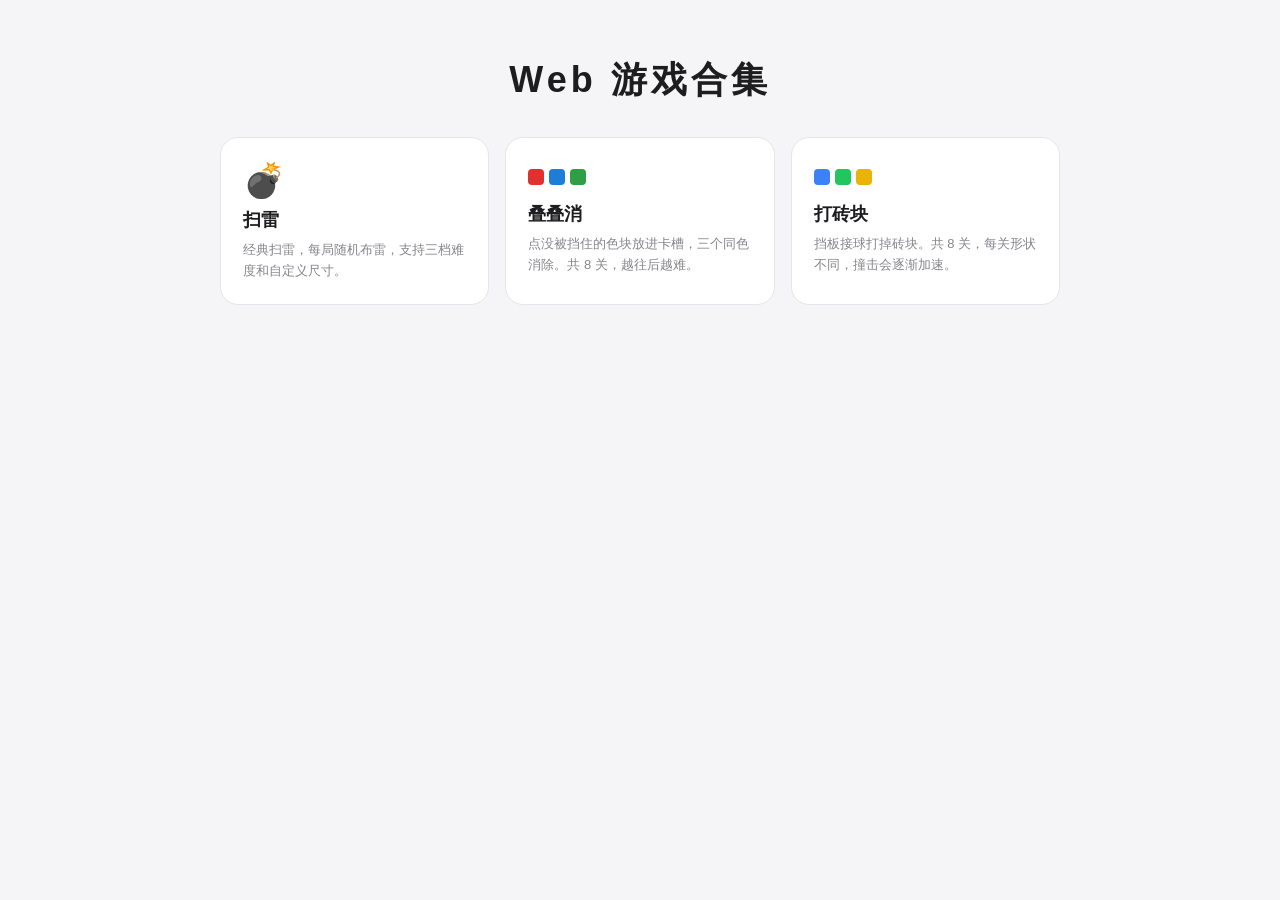
<file: index.html>
<!DOCTYPE html>
<html lang="zh-CN">
<head>
  <meta charset="UTF-8">
  <meta name="viewport" content="width=device-width, initial-scale=1.0">
  <title>Web 游戏合集</title>
  <style>
    * {
      box-sizing: border-box;
    }

    body {
      margin: 0;
      min-height: 100vh;
      font-family: -apple-system, BlinkMacSystemFont, "SF Pro Text", "Segoe UI", "PingFang SC", "Microsoft YaHei", sans-serif;
      color: #1d1d1f;
      background: #f5f5f7;
      -webkit-font-smoothing: antialiased;
    }

    main {
      max-width: 880px;
      margin: 0 auto;
      padding: 56px 20px;
    }

    h1 {
      margin: 0 0 32px;
      font-size: 36px;
      font-weight: 700;
      letter-spacing: 4px;
      text-align: center;
    }

    .games {
      display: grid;
      grid-template-columns: repeat(auto-fill, minmax(220px, 1fr));
      gap: 16px;
    }

    .game-card {
      display: flex;
      flex-direction: column;
      gap: 8px;
      padding: 22px;
      background: #fff;
      border: 1px solid #e5e5ea;
      border-radius: 18px;
      color: inherit;
      text-decoration: none;
      transition: transform 0.15s, box-shadow 0.15s;
    }

    .game-card:hover {
      transform: translateY(-3px);
      box-shadow: 0 16px 32px -18px rgba(0, 0, 0, 0.3);
    }

    .game-icon {
      font-size: 34px;
    }

    .game-icon.blocks {
      display: flex;
      gap: 5px;
      height: 34px;
      align-items: center;
    }

    .game-icon.blocks i {
      width: 16px;
      height: 16px;
      border-radius: 4px;
    }

    .game-name {
      font-size: 18px;
      font-weight: 600;
    }

    .game-desc {
      font-size: 13px;
      color: #86868b;
      line-height: 1.6;
    }
  </style>
</head>
<body>
  <main>
    <h1>Web 游戏合集</h1>
    <div class="games">
      <a class="game-card" href="minesweeper/">
        <span class="game-icon">💣</span>
        <span class="game-name">扫雷</span>
        <span class="game-desc">经典扫雷，每局随机布雷，支持三档难度和自定义尺寸。</span>
      </a>
      <a class="game-card" href="triple-match/">
        <span class="game-icon blocks" aria-hidden="true">
          <i style="background:#e03131"></i>
          <i style="background:#1c7ed6"></i>
          <i style="background:#2f9e44"></i>
        </span>
        <span class="game-name">叠叠消</span>
        <span class="game-desc">点没被挡住的色块放进卡槽，三个同色消除。共 8 关，越往后越难。</span>
      </a>
      <a class="game-card" href="breakout/">
        <span class="game-icon blocks" aria-hidden="true">
          <i style="background:#3b82f6"></i>
          <i style="background:#22c55e"></i>
          <i style="background:#eab308"></i>
        </span>
        <span class="game-name">打砖块</span>
        <span class="game-desc">挡板接球打掉砖块。共 8 关，每关形状不同，撞击会逐渐加速。</span>
      </a>
    </div>
  </main>
</body>
</html>
</file>
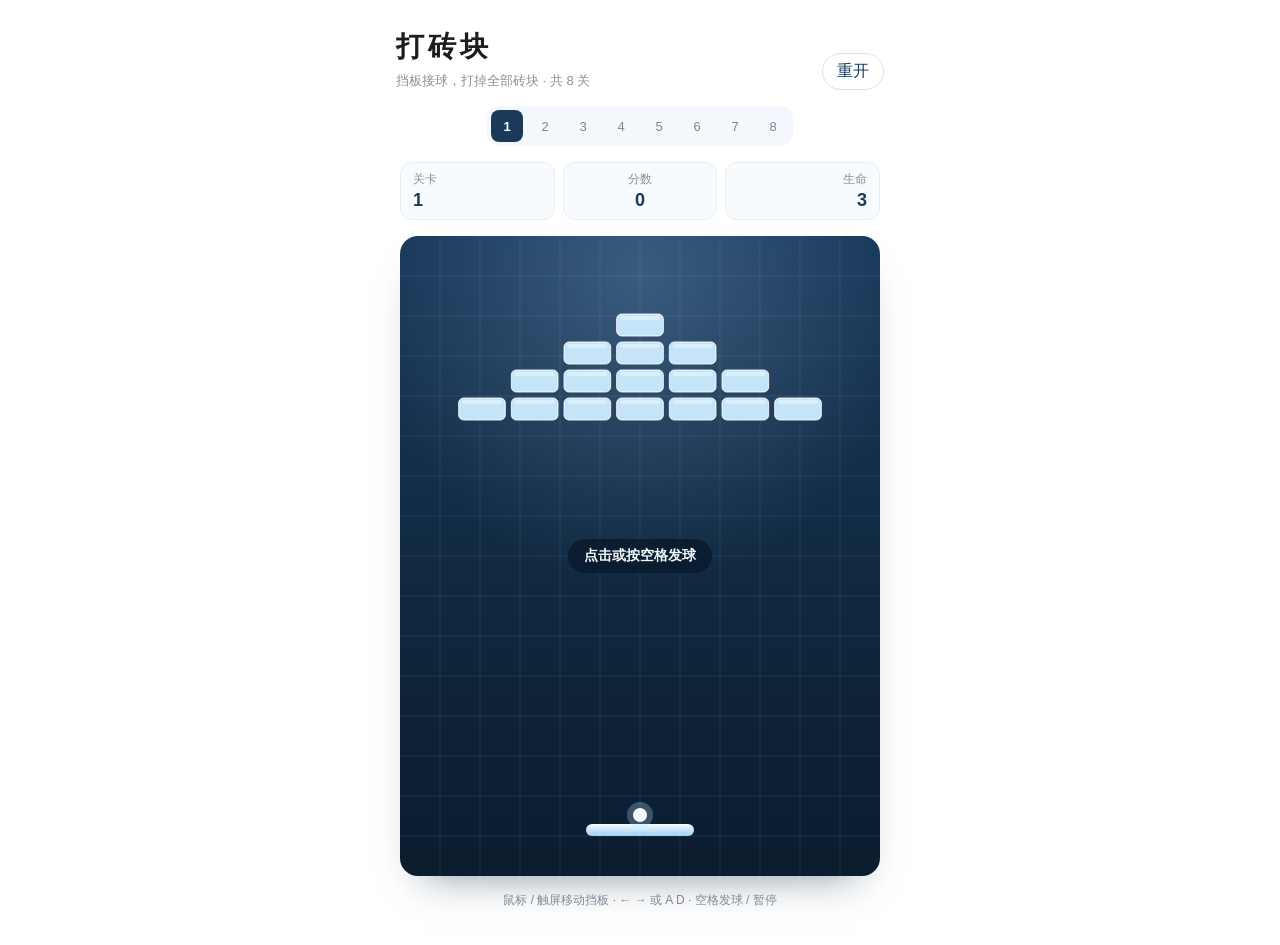
<file: breakout/index.html>
<!DOCTYPE html>
<html lang="zh-CN">
<head>
  <meta charset="UTF-8">
  <meta name="viewport" content="width=device-width, initial-scale=1.0">
  <title>打砖块</title>
  <link rel="stylesheet" href="style.css">
</head>
<body>
  <main class="app">
    <header class="topbar">
      <div>
        <h1 class="title">打砖块</h1>
        <p class="lead">挡板接球，打掉全部砖块 · 共 8 关</p>
      </div>
      <button type="button" id="btn-restart" class="restart">重开</button>
    </header>

    <nav class="levels" id="levels"></nav>

    <div class="hud">
      <span>关卡 <strong id="hud-level">1</strong></span>
      <span>分数 <strong id="hud-score">0</strong></span>
      <span>生命 <strong id="hud-lives">3</strong></span>
    </div>

    <div class="stage">
      <canvas id="canvas" width="480" height="640"></canvas>
      <div id="overlay" class="overlay">
        <p id="overlay-text">点击或按空格发球</p>
      </div>
    </div>

    <p class="tips">鼠标 / 触屏移动挡板 · ← → 或 A D · 空格发球 / 暂停</p>
  </main>

  <script src="game.js"></script>
</body>
</html>
</file>
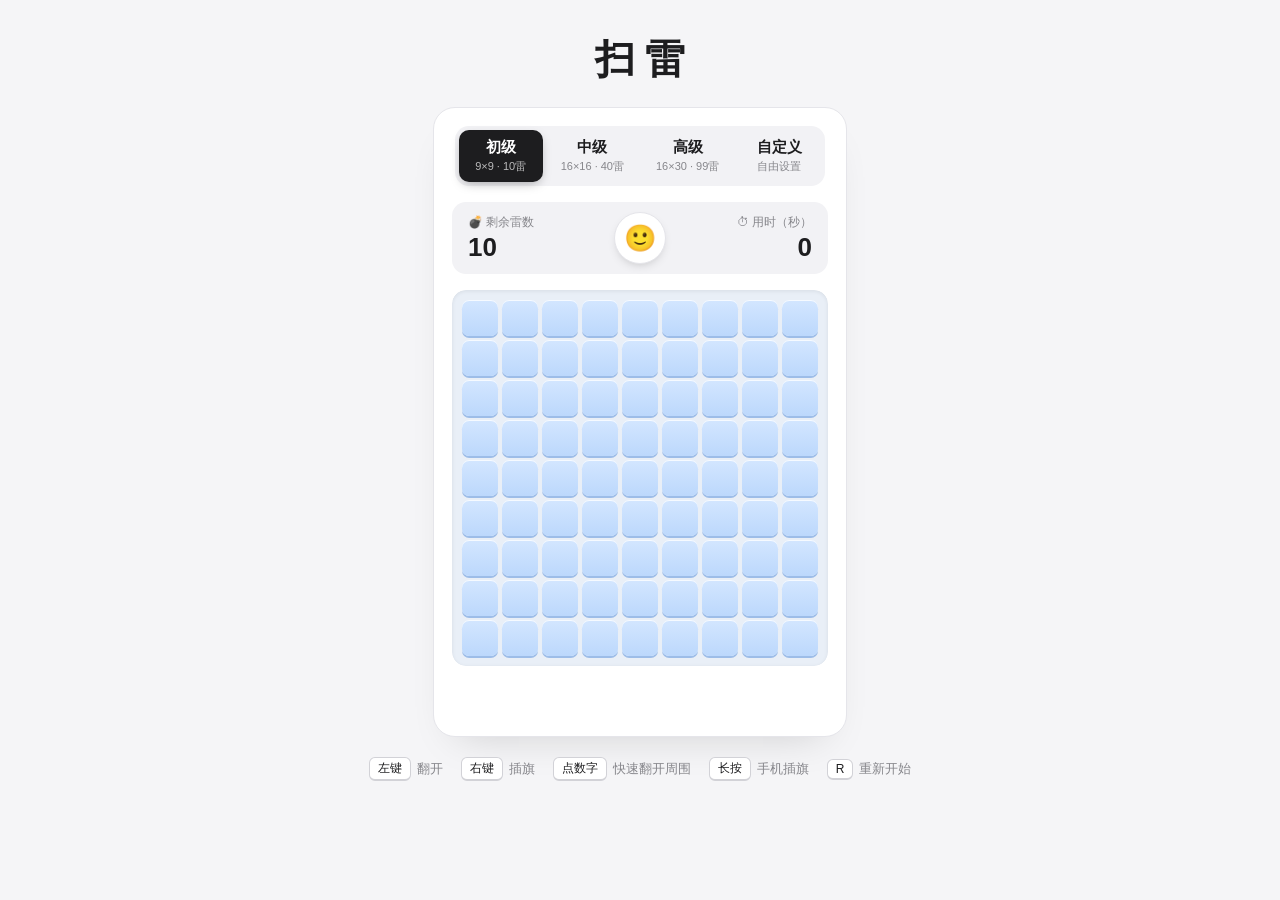
<file: minesweeper/index.html>
<!DOCTYPE html>
<html lang="zh-CN">
<head>
  <meta charset="UTF-8">
  <meta name="viewport" content="width=device-width, initial-scale=1.0">
  <title>扫雷</title>
  <link rel="stylesheet" href="style.css">
</head>
<body>
  <main class="app">
    <header class="header">
      <h1 class="title">扫雷</h1>
    </header>

    <section class="panel">
      <nav class="levels" id="levels">
        <button type="button" data-level="beginner" class="active">
          <span>初级</span><small>9×9 · 10雷</small>
        </button>
        <button type="button" data-level="intermediate">
          <span>中级</span><small>16×16 · 40雷</small>
        </button>
        <button type="button" data-level="expert">
          <span>高级</span><small>16×30 · 99雷</small>
        </button>
        <button type="button" data-level="custom">
          <span>自定义</span><small>自由设置</small>
        </button>
      </nav>

      <form id="custom-form" class="custom hidden">
        <div class="custom-fields">
          <label>行数<input type="number" id="custom-rows" min="5" max="30" value="16"></label>
          <label>列数<input type="number" id="custom-cols" min="5" max="50" value="16"></label>
          <label>雷数<input type="number" id="custom-mines" min="1" value="40"></label>
          <button type="submit" class="btn-primary">开始</button>
        </div>
        <p class="hint" id="custom-hint"></p>
      </form>

      <div class="status">
        <div class="stat">
          <span class="stat-label">💣 剩余雷数</span>
          <span class="stat-value" id="mine-counter">10</span>
        </div>
        <button type="button" id="face" class="face" title="重新开始（快捷键 R）">🙂</button>
        <div class="stat stat-right">
          <span class="stat-label">⏱ 用时（秒）</span>
          <span class="stat-value" id="timer">0</span>
        </div>
      </div>

      <div class="board-wrap">
        <div id="board" class="board"></div>
      </div>

      <div class="result-row">
        <p id="message" class="message"></p>
        <p id="best" class="best"></p>
      </div>
    </section>

    <ul class="tips">
      <li><kbd>左键</kbd>翻开</li>
      <li><kbd>右键</kbd>插旗</li>
      <li><kbd>点数字</kbd>快速翻开周围</li>
      <li><kbd>长按</kbd>手机插旗</li>
      <li><kbd>R</kbd>重新开始</li>
    </ul>
  </main>

  <script src="game.js"></script>
</body>
</html>
</file>
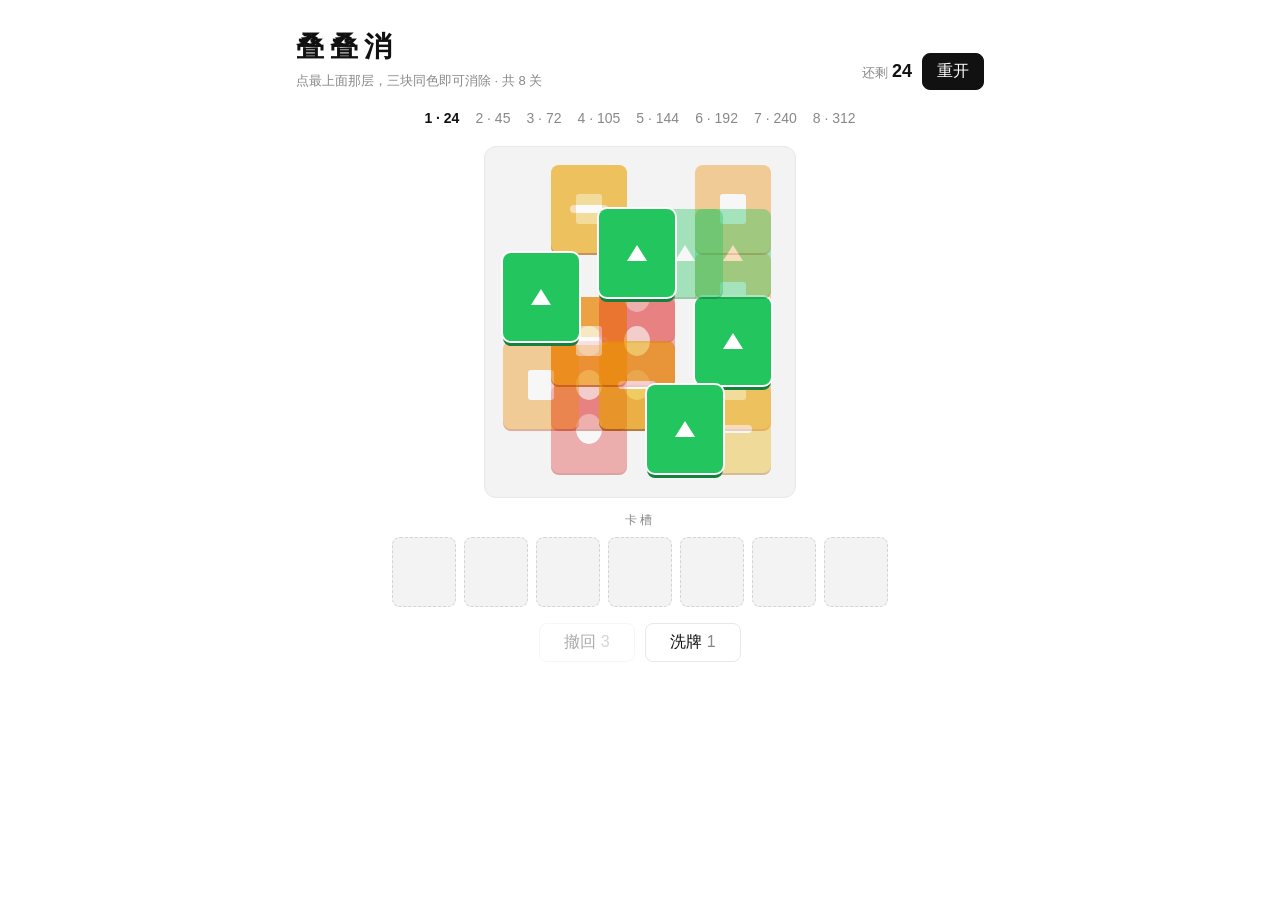
<file: triple-match/index.html>
<!DOCTYPE html>
<html lang="zh-CN">
<head>
  <meta charset="UTF-8">
  <meta name="viewport" content="width=device-width, initial-scale=1.0">
  <title>叠叠消</title>
  <link rel="stylesheet" href="style.css">
</head>
<body>
  <main class="app">
    <header class="topbar">
      <div>
        <h1 class="title">叠叠消</h1>
        <p class="lead">点最上面那层，三块同色即可消除 · 共 8 关</p>
      </div>
      <div class="topbar-right">
        <div class="left-badge">还剩 <strong id="left-counter">24</strong></div>
        <button type="button" id="btn-restart" class="restart">重开</button>
      </div>
    </header>

    <nav class="levels" id="levels"></nav>

    <div class="table">
      <div class="board-wrap" id="board-wrap">
        <div id="board" class="board"></div>
      </div>

      <div class="tray">
        <span class="tray-label">卡槽</span>
        <div id="slot" class="slot" aria-label="卡槽，最多 7 格"></div>
      </div>
    </div>

    <div class="tools">
      <button type="button" id="btn-undo" class="tool">撤回 <em id="undo-left">3</em></button>
      <button type="button" id="btn-shuffle" class="tool">洗牌 <em id="shuffle-left">1</em></button>
    </div>

    <p id="message" class="message"></p>
  </main>

  <script src="game.js"></script>
</body>
</html>
</file>
<file: breakout/style.css>
* {
  box-sizing: border-box;
}

body {
  margin: 0;
  min-height: 100vh;
  display: flex;
  justify-content: center;
  color: #1d1d1f;
  background: #fff;
  font-family: "Segoe UI", "PingFang SC", "Microsoft YaHei", sans-serif;
}

button {
  font: inherit;
  color: inherit;
}

.app {
  width: min(520px, 100%);
  padding: 28px 16px 36px;
  display: flex;
  flex-direction: column;
  align-items: center;
  gap: 16px;
}

.topbar {
  width: 100%;
  display: flex;
  justify-content: space-between;
  align-items: flex-end;
  gap: 16px;
}

.title {
  margin: 0;
  font-size: 28px;
  font-weight: 700;
  letter-spacing: 4px;
}

.lead {
  margin: 6px 0 0;
  font-size: 13px;
  color: #8a8f98;
}

.restart {
  padding: 7px 14px;
  border: 1px solid #d7e3f2;
  border-radius: 999px;
  background: #fff;
  color: #1a3a5c;
  cursor: pointer;
}

.restart:hover {
  background: #f3f8fd;
}

.levels {
  display: flex;
  flex-wrap: wrap;
  justify-content: center;
  gap: 6px;
  padding: 4px;
  background: #f4f7fb;
  border-radius: 12px;
}

.levels button {
  width: 32px;
  height: 32px;
  padding: 0;
  border: none;
  border-radius: 8px;
  background: transparent;
  color: #7b8794;
  cursor: pointer;
  font-size: 13px;
}

.levels button:hover {
  background: #fff;
}

.levels button.active {
  background: #1a3a5c;
  color: #fff;
  font-weight: 700;
}

.hud {
  width: min(480px, calc(100vw - 32px));
  display: grid;
  grid-template-columns: repeat(3, 1fr);
  gap: 8px;
}

.hud span {
  display: flex;
  flex-direction: column;
  gap: 2px;
  padding: 8px 12px;
  border: 1px solid #e7eef6;
  border-radius: 12px;
  background: #f8fbfe;
  font-size: 12px;
  color: #8a8f98;
}

.hud span:nth-child(2) {
  align-items: center;
}

.hud span:nth-child(3) {
  align-items: flex-end;
}

.hud strong {
  color: #1a3a5c;
  font-size: 18px;
  font-weight: 700;
  font-variant-numeric: tabular-nums;
}

.stage {
  position: relative;
  width: min(480px, calc(100vw - 32px));
}

#canvas {
  display: block;
  width: 100%;
  height: auto;
  border-radius: 18px;
  box-shadow:
    0 1px 0 rgba(255, 255, 255, 0.8) inset,
    0 22px 40px -24px rgba(16, 42, 74, 0.55);
  touch-action: none;
}

.overlay {
  position: absolute;
  inset: 0;
  display: flex;
  align-items: center;
  justify-content: center;
  pointer-events: none;
}

.overlay.hidden {
  display: none;
}

#overlay-text {
  margin: 0;
  padding: 8px 16px;
  border-radius: 999px;
  background: rgba(8, 20, 36, 0.62);
  color: #f4fbff;
  font-size: 14px;
  font-weight: 600;
  backdrop-filter: blur(6px);
}

.tips {
  margin: 0;
  font-size: 12px;
  color: #8a8f98;
}

@media (max-width: 480px) {
  .title {
    font-size: 24px;
  }

  .topbar {
    flex-direction: column;
    align-items: flex-start;
  }
}
</file>
<file: minesweeper/style.css>
/* ================= 全局配色：极简黑白灰 ================= */
:root {
  --bg: #f5f5f7;
  --panel: #ffffff;
  --panel-border: #e5e5ea;
  --inset: #f2f2f5;
  --text: #1d1d1f;
  --muted: #86868b;
  --accent: #1d1d1f;
  --lose: #d70015;

  --tile-top: #d3e6ff;
  --tile-bottom: #bcd8fc;
  --tile-hover-top: #e2eeff;
  --tile-hover-bottom: #cce1fd;
  --tile-edge: #9dbde8;
  --opened: #ffffff;
  --board-bg: #e9eff7;
}

* {
  box-sizing: border-box;
}

body {
  margin: 0;
  min-height: 100vh;
  display: flex;
  justify-content: center;
  overflow-x: hidden;
  font-family: -apple-system, BlinkMacSystemFont, "SF Pro Text", "Segoe UI", "PingFang SC", "Microsoft YaHei", sans-serif;
  color: var(--text);
  background: var(--bg);
  -webkit-font-smoothing: antialiased;
}

button {
  font: inherit;
  color: inherit;
}

.hidden {
  display: none !important;
}

.app {
  width: 100%;
  padding: 32px 16px 40px;
  display: flex;
  flex-direction: column;
  align-items: center;
  gap: 20px;
}

/* ================= 标题 ================= */
.header {
  text-align: center;
}

.title {
  margin: 0;
  padding-left: 10px;
  font-size: 40px;
  font-weight: 700;
  letter-spacing: 10px;
  color: var(--text);
}

/* ================= 主面板 ================= */
.panel {
  max-width: calc(100vw - 24px);
  padding: 18px;
  display: flex;
  flex-direction: column;
  align-items: center;
  gap: 16px;
  background: var(--panel);
  border: 1px solid var(--panel-border);
  border-radius: 22px;
  box-shadow: 0 20px 40px -24px rgba(0, 0, 0, 0.18);
}

/* ---------- 难度：分段选择器 ---------- */
.levels {
  display: flex;
  flex-wrap: wrap;
  justify-content: center;
  gap: 4px;
  padding: 4px;
  background: var(--inset);
  border-radius: 14px;
}

.levels button {
  min-width: 84px;
  padding: 8px 14px;
  display: flex;
  flex-direction: column;
  align-items: center;
  gap: 2px;
  border: none;
  border-radius: 10px;
  background: transparent;
  cursor: pointer;
  transition: background 0.2s, color 0.2s;
}

.levels button span {
  font-size: 15px;
  font-weight: 600;
}

.levels button small {
  font-size: 11px;
  color: var(--muted);
}

.levels button:hover {
  background: rgba(0, 0, 0, 0.05);
}

.levels button.active {
  background: var(--accent);
  color: #fff;
  box-shadow: 0 4px 12px -4px rgba(0, 0, 0, 0.4);
}

.levels button.active small {
  color: rgba(255, 255, 255, 0.7);
}

/* ---------- 自定义表单 ---------- */
.custom {
  display: flex;
  flex-direction: column;
  align-items: center;
  gap: 8px;
}

.custom-fields {
  display: flex;
  flex-wrap: wrap;
  justify-content: center;
  align-items: flex-end;
  gap: 10px;
}

.custom label {
  display: flex;
  flex-direction: column;
  gap: 4px;
  font-size: 12px;
  color: var(--muted);
}

.custom input {
  width: 76px;
  padding: 8px 10px;
  border: 1px solid var(--panel-border);
  border-radius: 10px;
  background: #fff;
  color: var(--text);
  font-size: 15px;
  outline: none;
  transition: border-color 0.2s, box-shadow 0.2s;
}

.custom input:focus {
  border-color: var(--accent);
  box-shadow: 0 0 0 3px rgba(0, 0, 0, 0.08);
}

.btn-primary {
  padding: 9px 20px;
  border: none;
  border-radius: 10px;
  background: var(--accent);
  color: #fff;
  font-weight: 600;
  cursor: pointer;
  transition: opacity 0.2s, transform 0.1s;
}

.btn-primary:hover {
  opacity: 0.85;
}

.btn-primary:active {
  transform: translateY(1px);
}

.hint {
  margin: 0;
  font-size: 12px;
  color: var(--muted);
  text-align: center;
}

.hint.warn {
  color: #c76a00;
}

/* ---------- 状态栏 ---------- */
.status {
  width: 100%;
  display: grid;
  grid-template-columns: 1fr auto 1fr;
  align-items: center;
  gap: 12px;
  padding: 10px 16px;
  background: var(--inset);
  border-radius: 14px;
}

.stat {
  display: flex;
  flex-direction: column;
  gap: 2px;
}

.stat-right {
  align-items: flex-end;
}

.stat-label {
  font-size: 12px;
  color: var(--muted);
  white-space: nowrap;
}

.stat-value {
  font-size: 26px;
  font-weight: 700;
  font-variant-numeric: tabular-nums;
  line-height: 1.1;
}

.face {
  width: 52px;
  height: 52px;
  border: 1px solid var(--panel-border);
  border-radius: 50%;
  background: #fff;
  box-shadow: 0 4px 12px -6px rgba(0, 0, 0, 0.3);
  font-size: 26px;
  line-height: 1;
  cursor: pointer;
  transition: transform 0.15s;
}

.face:hover {
  transform: scale(1.08) rotate(-8deg);
}

.face:active {
  transform: scale(0.95);
}

/* ================= 棋盘 ================= */
.board-wrap {
  max-width: 100%;
  overflow: auto;
  border-radius: 14px;
}

.board-wrap.shake {
  animation: shake 0.4s ease-in-out;
}

.board {
  --cell: 32px;
  --gap: 3px;
  display: grid;
  grid-template-columns: repeat(var(--cols, 9), var(--cell));
  grid-auto-rows: var(--cell);
  gap: var(--gap);
  width: max-content;
  padding: 10px;
  background: var(--board-bg);
  border-radius: 14px;
  box-shadow: inset 0 1px 4px rgba(0, 0, 0, 0.08);
  user-select: none;
  -webkit-user-select: none;
  -webkit-touch-callout: none;
  touch-action: manipulation;
  transition: box-shadow 0.4s;
}

.cell {
  display: flex;
  align-items: center;
  justify-content: center;
  border-radius: calc(var(--cell) * 0.2);
  background: linear-gradient(180deg, var(--tile-top), var(--tile-bottom));
  box-shadow:
    inset 0 1px 0 rgba(255, 255, 255, 0.8),
    0 2px 0 var(--tile-edge);
  font-size: calc(var(--cell) * 0.56);
  font-weight: 700;
  line-height: 1;
  cursor: pointer;
  transition: background 0.12s, transform 0.08s;
}

.cell:not(.revealed):hover {
  background: linear-gradient(180deg, var(--tile-hover-top), var(--tile-hover-bottom));
}

.cell:not(.revealed):active {
  transform: translateY(1px);
}

.cell.revealed {
  background: var(--opened);
  box-shadow: none;
  cursor: default;
  animation: reveal 0.18s ease-out;
}

.cell.flagged {
  font-size: calc(var(--cell) * 0.5);
  animation: flag 0.2s ease-out;
}

.cell.mine {
  background: #ffe5e3;
  font-size: calc(var(--cell) * 0.55);
}

.cell.exploded {
  background: #ff3b30;
  box-shadow: 0 0 14px 2px rgba(255, 59, 48, 0.45);
  animation: explode 0.5s ease-out;
}

.cell.wrong {
  background: #fff1d6;
  font-size: calc(var(--cell) * 0.45);
}

/* 数字颜色：保留经典的区分度，色调偏沉稳 */
.n1 { color: #007aff; }
.n2 { color: #2f9e6f; }
.n3 { color: #ff3b30; }
.n4 { color: #5856d6; }
.n5 { color: #c93400; }
.n6 { color: #0a9dbd; }
.n7 { color: #1d1d1f; }
.n8 { color: #8e8e93; }

/* 游戏结束后格子不再响应悬停 */
.board.over .cell {
  cursor: default;
}

.board.over .cell:not(.revealed):hover {
  background: linear-gradient(180deg, var(--tile-top), var(--tile-bottom));
}

.board.win {
  box-shadow:
    inset 0 1px 4px rgba(0, 0, 0, 0.08),
    0 0 0 2px var(--accent),
    0 12px 30px -10px rgba(0, 0, 0, 0.35);
}

/* ================= 结果提示 ================= */
.result-row {
  min-height: 36px;
  display: flex;
  flex-wrap: wrap;
  justify-content: center;
  align-items: center;
  gap: 10px;
}

.message,
.best {
  margin: 0;
}

.message:empty,
.best:empty {
  display: none;
}

.message {
  padding: 7px 16px;
  border-radius: 999px;
  font-size: 15px;
  font-weight: 600;
  background: var(--inset);
  color: var(--muted);
  animation: fade-in 0.3s ease-out;
}

.message.win {
  background: var(--accent);
  color: #fff;
}

.message.lose {
  background: #fff0ef;
  color: var(--lose);
  box-shadow: inset 0 0 0 1px #ffc9c5;
}

.best {
  font-size: 13px;
  font-weight: 600;
  color: var(--muted);
}

/* ================= 操作说明 ================= */
.tips {
  max-width: 680px;
  margin: 0;
  padding: 0;
  list-style: none;
  display: flex;
  flex-wrap: wrap;
  justify-content: center;
  gap: 8px 18px;
  font-size: 13px;
  color: var(--muted);
}

.tips li {
  display: flex;
  align-items: center;
  gap: 6px;
}

kbd {
  padding: 2px 8px;
  border-radius: 6px;
  background: #fff;
  border: 1px solid #d2d2d7;
  border-bottom-width: 2px;
  font-family: inherit;
  font-size: 12px;
  color: var(--text);
}

/* ================= 动画 ================= */
@keyframes reveal {
  from { transform: scale(0.6); opacity: 0.2; }
  to   { transform: scale(1);   opacity: 1; }
}

@keyframes flag {
  0%   { transform: scale(0.4) rotate(-20deg); }
  70%  { transform: scale(1.15) rotate(5deg); }
  100% { transform: scale(1) rotate(0); }
}

@keyframes explode {
  0%   { transform: scale(1); }
  40%  { transform: scale(1.35); }
  100% { transform: scale(1); }
}

@keyframes shake {
  0%, 100% { transform: translateX(0); }
  20% { transform: translateX(-6px); }
  40% { transform: translateX(6px); }
  60% { transform: translateX(-4px); }
  80% { transform: translateX(4px); }
}

@keyframes fade-in {
  from { opacity: 0; transform: translateY(6px); }
  to   { opacity: 1; transform: translateY(0); }
}

@media (prefers-reduced-motion: reduce) {
  * {
    animation: none !important;
    transition: none !important;
  }
}

/* ================= 窄屏 ================= */
@media (max-width: 480px) {
  .title {
    font-size: 32px;
  }

  .panel {
    padding: 12px;
    border-radius: 18px;
  }

  .levels button {
    min-width: 70px;
    padding: 7px 8px;
  }

  .stat-value {
    font-size: 22px;
  }
}
</file>
<file: triple-match/style.css>
:root {
  --ink: #111;
  --muted: #888;
  --line: #e8e8e8;
  --board: #f3f3f3;
  --lose: #d92d20;
  --slot: 64px;
}

* {
  box-sizing: border-box;
}

body {
  margin: 0;
  min-height: 100vh;
  display: flex;
  justify-content: center;
  color: var(--ink);
  background: #fff;
  font-family: "Segoe UI", "PingFang SC", "Microsoft YaHei", sans-serif;
}

button {
  font: inherit;
  color: inherit;
}

.app {
  width: min(720px, 100%);
  padding: 28px 16px 40px;
  display: flex;
  flex-direction: column;
  align-items: center;
  gap: 16px;
}

.topbar {
  width: 100%;
  display: flex;
  justify-content: space-between;
  align-items: flex-end;
  gap: 16px;
}

.title {
  margin: 0;
  font-size: 28px;
  letter-spacing: 6px;
  font-weight: 700;
}

.lead {
  margin: 6px 0 0;
  font-size: 13px;
  color: var(--muted);
}

.topbar-right {
  display: flex;
  align-items: center;
  gap: 10px;
  flex-shrink: 0;
}

.left-badge {
  font-size: 13px;
  color: var(--muted);
}

.left-badge strong {
  color: var(--ink);
  font-size: 18px;
  font-weight: 700;
}

.restart {
  padding: 7px 14px;
  border: 1px solid var(--ink);
  border-radius: 8px;
  background: var(--ink);
  color: #fff;
  cursor: pointer;
}

.restart:hover {
  opacity: 0.82;
}

.levels {
  display: flex;
  flex-wrap: wrap;
  justify-content: center;
  gap: 8px 16px;
}

.levels button {
  padding: 4px 0;
  border: none;
  background: none;
  color: var(--muted);
  cursor: pointer;
  font-size: 14px;
}

.levels button.active {
  color: var(--ink);
  font-weight: 700;
}

.table {
  display: flex;
  flex-direction: column;
  align-items: center;
  gap: 14px;
  width: max-content;
  max-width: 100%;
}

.board-wrap {
  display: flex;
  justify-content: center;
}

.board {
  position: relative;
  background: var(--board);
  border: 1px solid var(--line);
  border-radius: 12px;
  transform-origin: top center;
  user-select: none;
  -webkit-user-select: none;
  touch-action: manipulation;
}

.tile {
  --shade: #333;
  position: absolute;
  padding: 0;
  appearance: none;
  -webkit-appearance: none;
  display: flex;
  align-items: center;
  justify-content: center;
  border: none;
  border-radius: 8px;
  background: var(--face);
  box-shadow: 0 4px 0 var(--shade);
  cursor: pointer;
}

.tile::after {
  content: "";
  width: 34%;
  height: 34%;
  background: #fff;
  pointer-events: none;
}

.tile.p0::after { border-radius: 50%; }
.tile.p1::after { border-radius: 3px; }
.tile.p2::after {
  width: 50%;
  height: 10%;
  border-radius: 99px;
}
.tile.p3::after {
  width: 0;
  height: 0;
  background: none;
  border-left: 10px solid transparent;
  border-right: 10px solid transparent;
  border-bottom: 16px solid #fff;
}
.tile.p4::after {
  width: 30%;
  height: 30%;
  transform: rotate(45deg);
}
.tile.p5::after {
  width: 12%;
  height: 46%;
  border-radius: 99px;
}
.tile.p6::after {
  width: 46%;
  height: 12%;
  border-radius: 99px;
}
.tile.p7::after {
  width: 24%;
  height: 24%;
  border-radius: 50%;
  box-shadow: 10px 0 0 #fff;
}

.tile.blocked {
  cursor: default;
  opacity: 0.38;
  box-shadow: 0 2px 0 var(--shade);
}

.tile:not(.blocked) {
  box-shadow:
    0 0 0 2px #fff,
    0 5px 0 var(--shade);
}

.tile:not(.blocked):hover {
  transform: translateY(-2px);
}

.tile.leaving {
  pointer-events: none;
  opacity: 0;
}

.c0 { --face: #e23d3d; --shade: #b42318; }
.c1 { --face: #f08c00; --shade: #c2410c; }
.c2 { --face: #eab308; --shade: #a16207; }
.c3 { --face: #22c55e; --shade: #15803d; }
.c4 { --face: #14b8a6; --shade: #0f766e; }
.c5 { --face: #3b82f6; --shade: #1d4ed8; }
.c6 { --face: #8b5cf6; --shade: #6d28d9; }
.c7 { --face: #ec4899; --shade: #be185d; }

.tray {
  display: flex;
  flex-direction: column;
  align-items: center;
  gap: 8px;
}

.tray-label {
  font-size: 12px;
  letter-spacing: 3px;
  color: var(--muted);
}

.slot {
  display: flex;
  gap: 8px;
}

.slot-cell {
  width: var(--slot);
  height: calc(var(--slot) + 6px);
  border-radius: 8px;
  background: var(--board);
  border: 1px dashed #d4d4d4;
}

.slot-cell .tile {
  position: relative;
  width: 100%;
  height: 100%;
  left: auto;
  top: auto;
  cursor: default;
  opacity: 1;
  box-shadow: 0 3px 0 var(--shade);
}

.slot-cell .tile:hover {
  transform: none;
}

.tools {
  display: flex;
  gap: 10px;
}

.tool {
  min-width: 96px;
  padding: 8px 14px;
  border: 1px solid var(--line);
  border-radius: 8px;
  background: #fff;
  cursor: pointer;
}

.tool em {
  font-style: normal;
  color: var(--muted);
}

.tool:hover:not(:disabled) {
  background: #fafafa;
}

.tool:disabled {
  opacity: 0.35;
  cursor: default;
}

.message {
  min-height: 22px;
  margin: 0;
  font-size: 15px;
  font-weight: 600;
}

.message:empty {
  display: none;
}

.message.win {
  color: #15803d;
}

.message.lose {
  color: var(--lose);
}

@media (max-width: 520px) {
  .title {
    font-size: 24px;
    letter-spacing: 4px;
  }

  .topbar {
    flex-direction: column;
    align-items: flex-start;
  }

  :root {
    --slot: 42px;
  }
}
</file>
